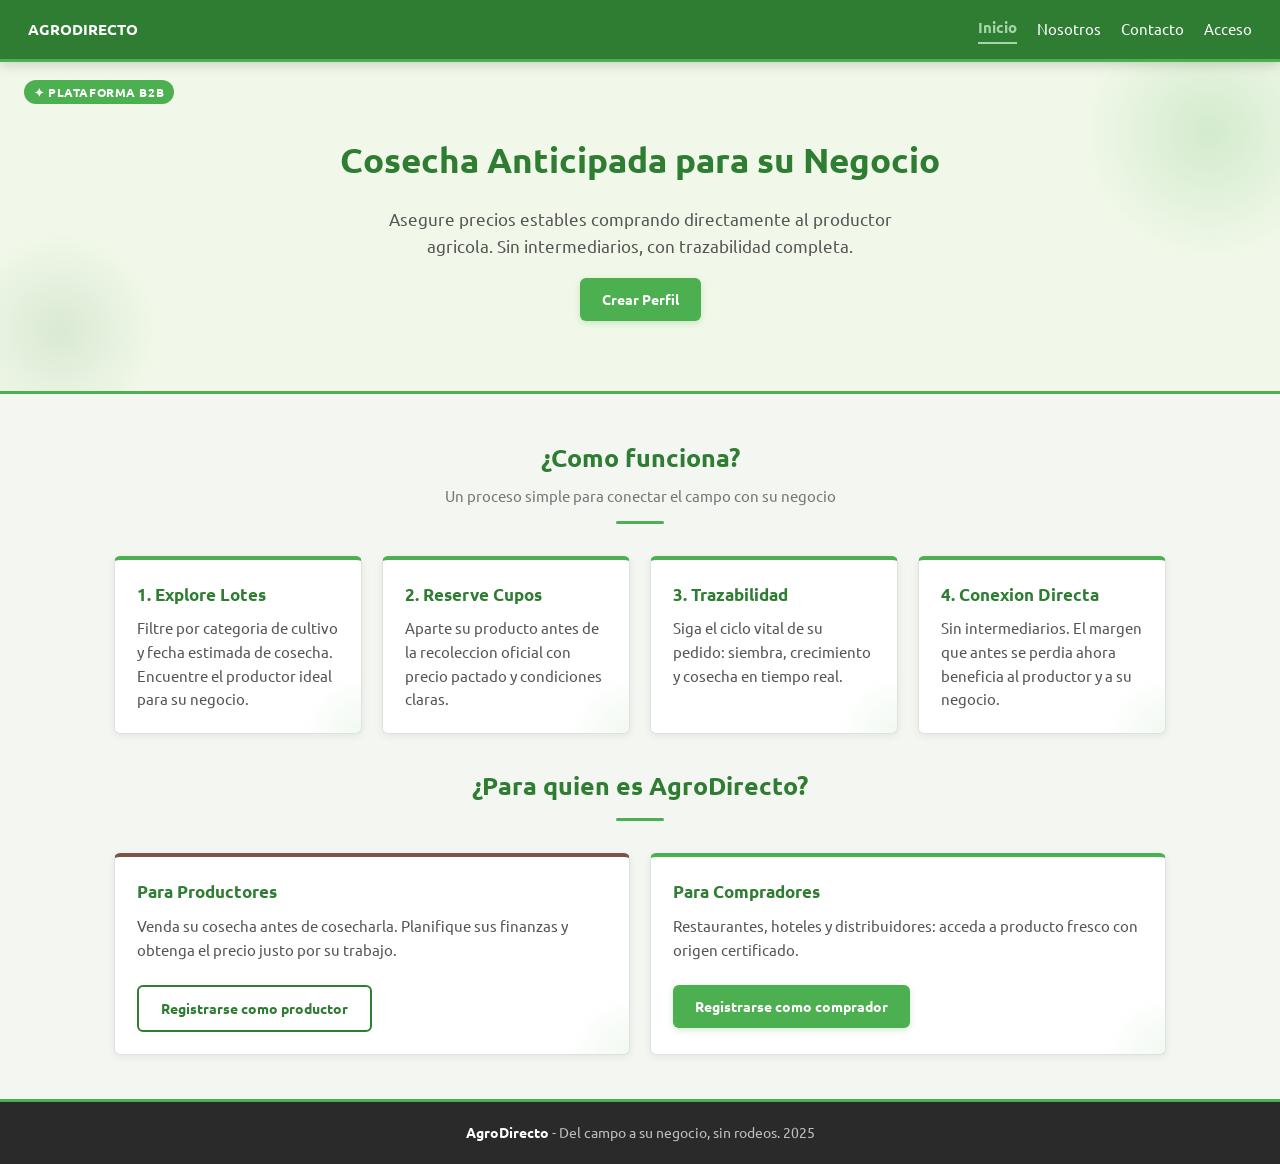
<file: index.html>
<!DOCTYPE html>
<html lang="es">
<head>
    <meta charset="UTF-8">
    <meta name="viewport" content="width=device-width, initial-scale=1.0">
    <link rel="stylesheet" href="estilo.css">
    <title>AgroDirecto - Inicio</title>
    <link rel="preconnect" href="https://fonts.googleapis.com">
    <link rel="preconnect" href="https://fonts.gstatic.com" crossorigin>
    <link href="https://fonts.googleapis.com/css2?family=Arvo:ital,wght@0
    ,400;0,700;1,400;1,700&family=Fjalla+One&family=JetBrains+Mono:ital,wght@0,100
    ..800;1,100..800&family=Libre+Baskerville:ital,wght@0,400..700;1,400..700&family=
    Press+Start+2P&family=Roboto:ital,wght@0,100..900;1,100..900&family=Space+Grotesk
    :wght@300..700&family=Ubuntu:ital,wght@0,300;0,400;0,500;0,700;1,300;1,400;1,500;1,700&display=swap" rel="stylesheet">
</head>
<body>
 
    <!-- NAV STICKY (position: sticky; top: 0; z-index: 1000) -->
    <nav id="navegacion-principal">
        <a href="index.html"><strong>AGRODIRECTO</strong></a>
        <div class="enlaces-nav">
            <a href="index.html" class="nav-activo">Inicio</a>
            <a href="nosotros.html">Nosotros</a>
            <a href="contacto.html">Contacto</a>
            <a href="login.html">Acceso</a>
        </div>
    </nav>

    <!-- HERO (position: relative) con elementos ::before y ::after (position: absolute) -->
    <header id="seccion-hero">
        <!-- Badge decorativo (position: absolute) -->
        <span class="badge-hero">✦ Plataforma B2B</span>
        <h1>Cosecha Anticipada para su Negocio</h1>
        <p>Asegure precios estables comprando directamente al productor agricola. Sin intermediarios, con trazabilidad completa.</p>
        <a href="registro.html" class="boton-accion">Crear Perfil</a>
    </header>

    <main class="contenedor-principal">

        <div class="titulo-seccion">
            <h2>¿Como funciona?</h2>
            <p>Un proceso simple para conectar el campo con su negocio</p>
        </div>

        <div class="cuadricula-tarjetas">
            <div class="tarjeta-info">
                <h3>1. Explore Lotes</h3>
                <p>Filtre por categoria de cultivo y fecha estimada de cosecha. Encuentre el productor ideal para su negocio.</p>
            </div>
            <div class="tarjeta-info">
                <h3>2. Reserve Cupos</h3>
                <p>Aparte su producto antes de la recoleccion oficial con precio pactado y condiciones claras.</p>
            </div>
            <div class="tarjeta-info">
                <h3>3. Trazabilidad</h3>
                <p>Siga el ciclo vital de su pedido: siembra, crecimiento y cosecha en tiempo real.</p>
            </div>
            <div class="tarjeta-info">
                <h3>4. Conexion Directa</h3>
                <p>Sin intermediarios. El margen que antes se perdia ahora beneficia al productor y a su negocio.</p>
            </div>
        </div>

        <div class="titulo-seccion mt-32">
            <h2>¿Para quien es AgroDirecto?</h2>
        </div>

        <div class="cuadricula-tarjetas">
            <div class="tarjeta-info tarjeta-borde-marron tarjeta-flex-300">
                <h3>Para Productores</h3>
                <p>Venda su cosecha antes de cosecharla. Planifique sus finanzas y obtenga el precio justo por su trabajo.</p>
                <div class="mt-16">
                    <a href="registro.html" class="boton-accion boton-secundario">Registrarse como productor</a>
                </div>
            </div>
            <div class="tarjeta-info tarjeta-flex-300">
                <h3>Para Compradores</h3>
                <p>Restaurantes, hoteles y distribuidores: acceda a producto fresco con origen certificado.</p>
                <div class="mt-16">
                    <a href="registro.html" class="boton-accion">Registrarse como comprador</a>
                </div>
            </div>
        </div>

    </main>

    <!-- BOTÓN VOLVER ARRIBA (position: fixed) -->
    <a href="#" id="boton-top" title="Volver arriba">▲</a>

    <footer id="pie-pagina-principal">
        <p><strong>AgroDirecto</strong> - Del campo a su negocio, sin rodeos. 2025</p>
    </footer>

    <script>
        // Mostrar/ocultar botón "volver arriba" según scroll
        const botonTop = document.getElementById('boton-top');
        window.addEventListener('scroll', () => {
            botonTop.classList.toggle('visible', window.scrollY > 200);
        });
        botonTop.addEventListener('click', e => {
            e.preventDefault();
            window.scrollTo({ top: 0, behavior: 'smooth' });
        });
    </script>

</body>
</html>
</file>
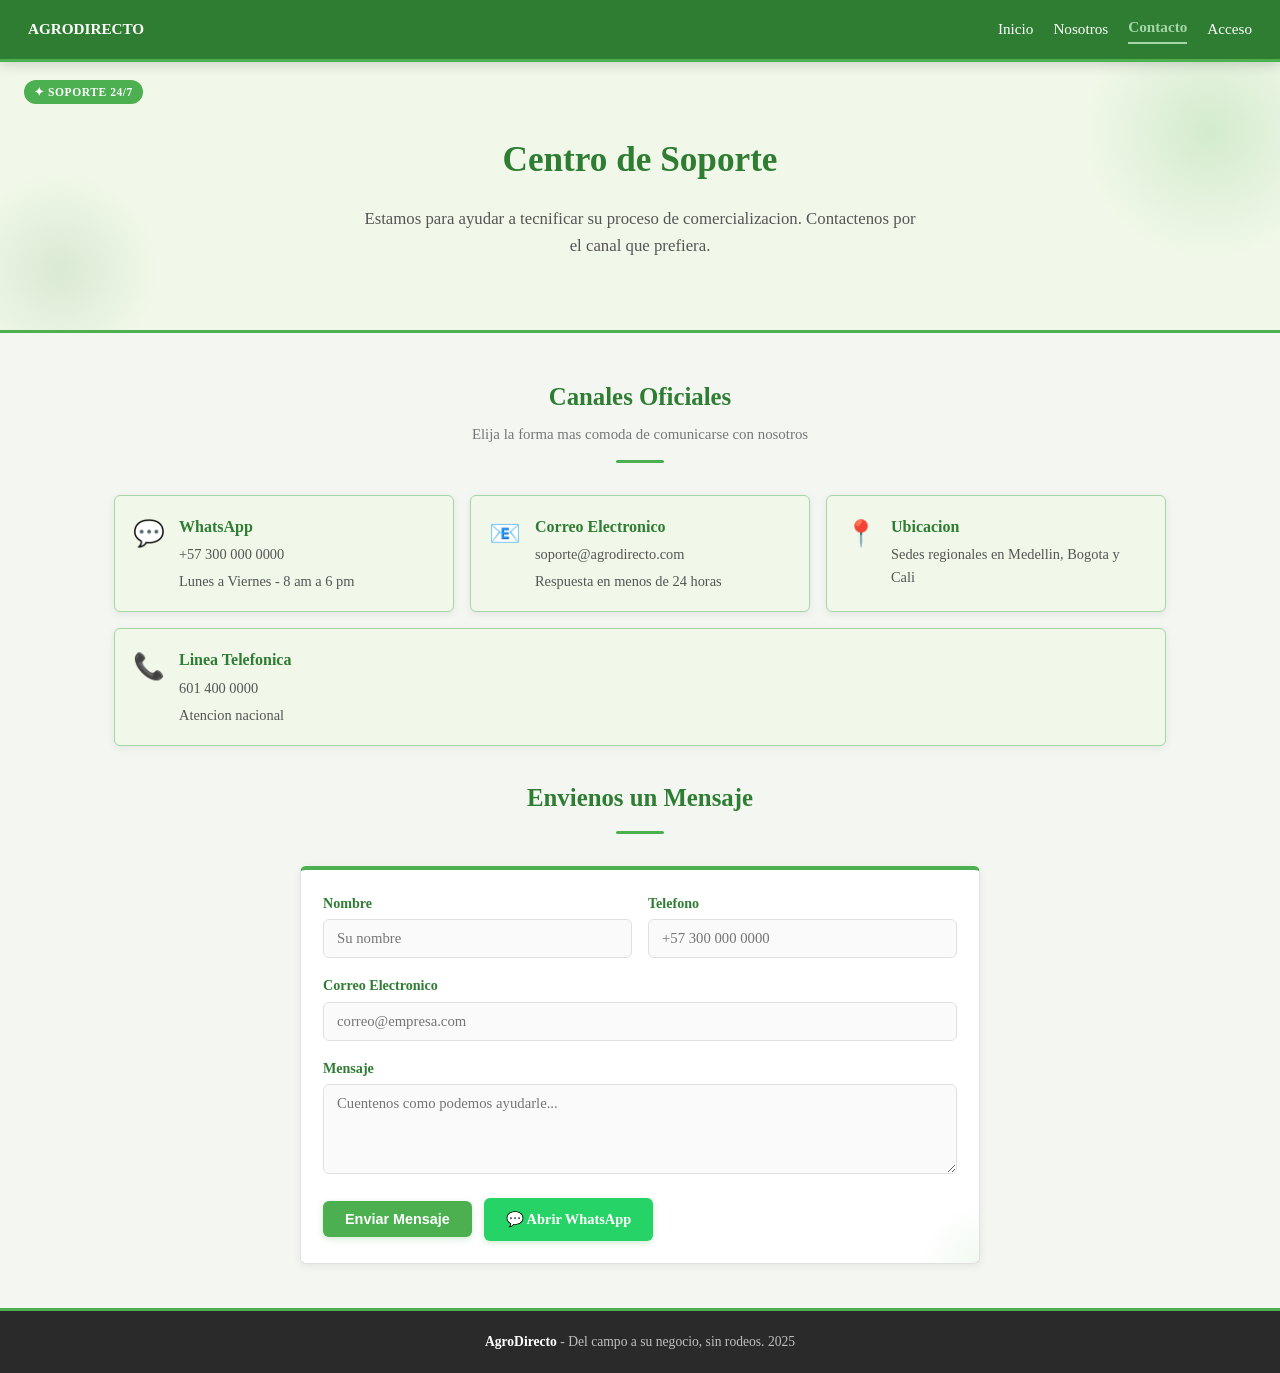
<file: contacto.html>
<!DOCTYPE html>
<html lang="es">
<head>
    <meta charset="UTF-8">
    <meta name="viewport" content="width=device-width, initial-scale=1.0">
    <link rel="stylesheet" href="estilo.css">
    <title>Contacto - AgroDirecto</title>
    <link rel="preconnect" href="https://fonts.googleapis.com">
    <link rel="preconnect" href="https://fonts.gstatic.com" crossorigin>
    <link href="https://fonts.googleapis.com/css2?family=Arvo:ital,wght@0,400;0,700;1,400;1,700&family=Fjalla
    +One&family=JetBrains+Mono:ital,wght@0,100..800;1,100..800&family=Libre+Baskerville:ital,wght@0,400..700;1,400..
    700&family=Press+Start+2P&family=Roboto:ital,wght@0,100..900;1,100..900&family=Space+Grotesk:wght@300..700&family
    =Ubuntu:ital,wght@0,300;0,400;0,500;0,700;1,300;1,400;1,500;1,700&display=swap" rel="stylesheet">
</head>
<body>
 
    <!-- NAV STICKY (position: sticky; top: 0; z-index: 1000) -->
    <nav id="navegacion-principal">
        <a href="index.html"><strong>AGRODIRECTO</strong></a>
        <div class="enlaces-nav">
            <a href="index.html">Inicio</a>
            <a href="nosotros.html">Nosotros</a>
            <a href="contacto.html" class="nav-activo">Contacto</a>
            <a href="login.html">Acceso</a>
        </div>
    </nav>

    <!-- HERO (position: relative) con overlays decorativos (::before, ::after = position: absolute) -->
    <section id="seccion-hero">
        <span class="badge-hero">✦ Soporte 24/7</span>
        <h1>Centro de Soporte</h1>
        <p>Estamos para ayudar a tecnificar su proceso de comercializacion. Contactenos por el canal que prefiera.</p>
    </section>

    <main class="contenedor-principal">

        <div class="titulo-seccion">
            <h2>Canales Oficiales</h2>
            <p>Elija la forma mas comoda de comunicarse con nosotros</p>
        </div>

        <!-- Tarjetas de contacto (position: relative; con hover effects) -->
        <div class="cuadricula-contacto">
            <div class="elemento-contacto">
                <span class="icono-contacto">💬</span>
                <div>
                    <h4>WhatsApp</h4>
                    <p><a href="https://wa.me/573000000000">+57 300 000 0000</a></p>
                    <p>Lunes a Viernes - 8 am a 6 pm</p>
                </div>
            </div>
            <div class="elemento-contacto">
                <span class="icono-contacto">📧</span>
                <div>
                    <h4>Correo Electronico</h4>
                    <p><a href="mailto:soporte@agrodirecto.com">soporte@agrodirecto.com</a></p>
                    <p>Respuesta en menos de 24 horas</p>
                </div>
            </div>
            <div class="elemento-contacto">
                <span class="icono-contacto">📍</span>
                <div>
                    <h4>Ubicacion</h4>
                    <p>Sedes regionales en Medellin, Bogota y Cali</p>
                </div>
            </div>
            <div class="elemento-contacto">
                <span class="icono-contacto">📞</span>
                <div>
                    <h4>Linea Telefonica</h4>
                    <p><a href="tel:+576014000000">601 400 0000</a></p>
                    <p>Atencion nacional</p>
                </div>
            </div>
        </div>

        <div class="titulo-seccion mt-32">
            <h2>Envienos un Mensaje</h2>
        </div>

        <!-- Formulario de contacto (tarjeta con position: relative y ::before como acento) -->
        <div class="tarjeta-info tarjeta-completa">
            <form>
                <div class="fila-formulario">
                    <div class="grupo-formulario">
                        <label>Nombre</label>
                        <input type="text" class="campo-formulario" placeholder="Su nombre">
                    </div>
                    <div class="grupo-formulario">
                        <label>Telefono</label>
                        <input type="tel" class="campo-formulario" placeholder="+57 300 000 0000">
                    </div>
                </div>
                <div class="grupo-formulario">
                    <label>Correo Electronico</label>
                    <input type="email" class="campo-formulario" placeholder="correo@empresa.com">
                </div>
                <div class="grupo-formulario">
                    <label>Mensaje</label>
                    <textarea class="campo-formulario textarea-formulario" rows="4" placeholder="Cuentenos como podemos ayudarle..."></textarea>
                </div>
                <div class="acciones-formulario">
                    <button type="submit" class="boton-accion">Enviar Mensaje</button>
                    <a href="https://wa.me/573000000000" class="boton-accion boton-whatsapp">💬 Abrir WhatsApp</a>
                </div>
            </form>
        </div>

    </main>

    <!-- BOTÓN VOLVER ARRIBA (position: fixed) -->
    <a href="#" id="boton-top" title="Volver arriba">▲</a>

    <footer id="pie-pagina-principal">
        <p><strong>AgroDirecto</strong> - Del campo a su negocio, sin rodeos. 2025</p>
    </footer>

    <script>
        const botonTop = document.getElementById('boton-top');
        window.addEventListener('scroll', () => {
            botonTop.classList.toggle('visible', window.scrollY > 200);
        });
        botonTop.addEventListener('click', e => {
            e.preventDefault();
            window.scrollTo({ top: 0, behavior: 'smooth' });
        });
    </script>

</body>
</html>
</file>
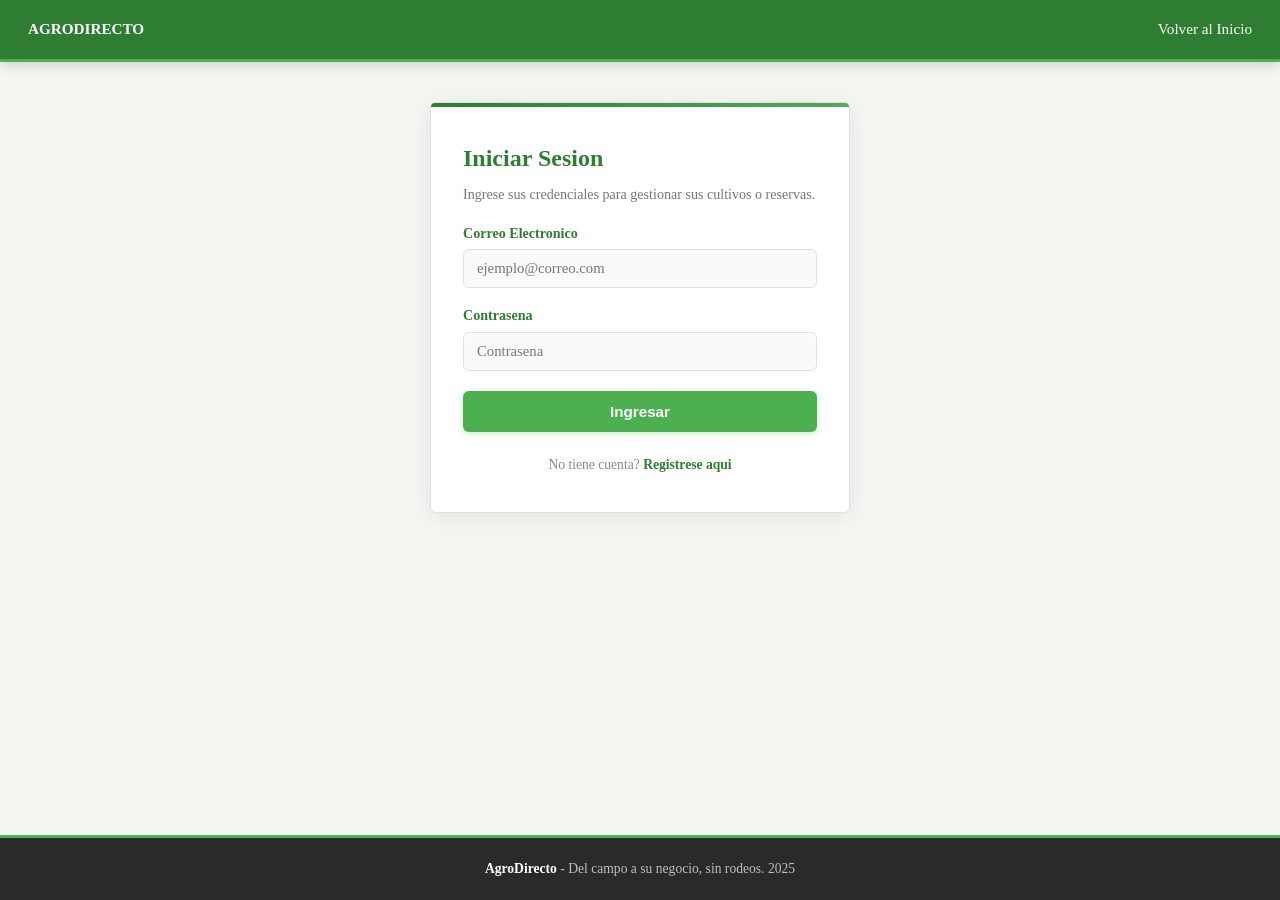
<file: login.html>
<!DOCTYPE html>
<html lang="es">
<head>
    <meta charset="UTF-8">
    <meta name="viewport" content="width=device-width, initial-scale=1.0">
    <link rel="stylesheet" href="estilo.css">
    <title>Acceso - AgroDirecto</title>
</head>
<body>
 
    <!-- NAV STICKY (position: sticky; top: 0; z-index: 1000) -->
    <nav id="navegacion-principal">
        <a href="index.html"><strong>AGRODIRECTO</strong></a>
        <div class="enlaces-nav">
            <a href="index.html">Volver al Inicio</a>
        </div>
    </nav>

    <!-- Formulario: .contenedor-formulario tiene position: relative
         con ::before como barra de color (position: absolute) -->
    <main class="contenedor-formulario">
        <h2>Iniciar Sesion</h2>
        <p>Ingrese sus credenciales para gestionar sus cultivos o reservas.</p>

        <form action="panel.html">
            <div class="grupo-formulario">
                <label for="correo">Correo Electronico</label>
                <input type="email" id="correo" class="campo-formulario" placeholder="ejemplo@correo.com">
            </div>
            <div class="grupo-formulario">
                <label for="clave">Contrasena</label>
                <input type="password" id="clave" class="campo-formulario" placeholder="Contrasena">
            </div>
            <div class="accion-formulario">
                <button type="submit" class="boton-accion">Ingresar</button>
            </div>
        </form>

        <div class="pie-formulario">
            No tiene cuenta? <a href="registro.html">Registrese aqui</a>
        </div>
    </main>

    <footer id="pie-pagina-principal">
        <p><strong>AgroDirecto</strong> - Del campo a su negocio, sin rodeos. 2025</p>
    </footer>

</body>
</html>
</file>
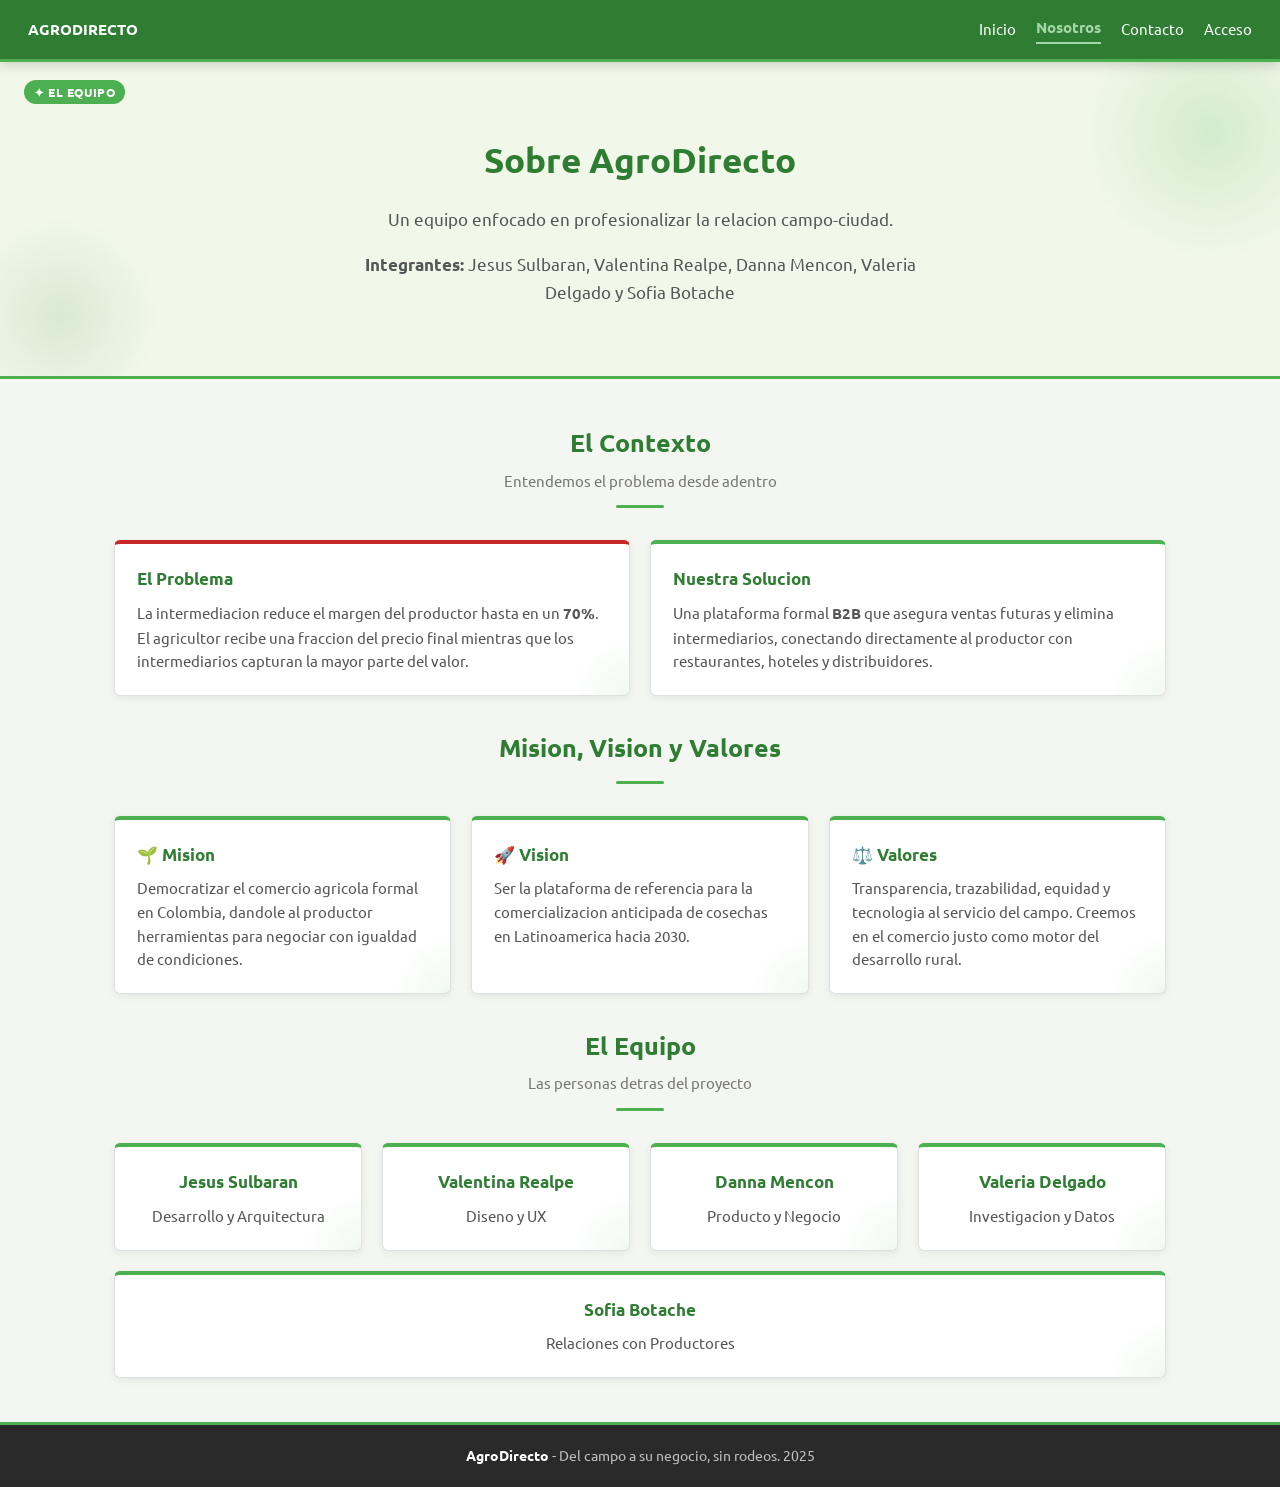
<file: nosotros.html>
<!DOCTYPE html>
<html lang="es">
<head>
    <meta charset="UTF-8">
    <meta name="viewport" content="width=device-width, initial-scale=1.0">
    <link rel="stylesheet" href="estilo.css">
    <title>Nosotros - AgroDirecto</title>
    <link rel="preconnect" href="https://fonts.googleapis.com">
    <link rel="preconnect" href="https://fonts.gstatic.com" crossorigin>
    <link href="https://fonts.googleapis.com/css2?family=Arvo:ital,wght@0
    ,400;0,700;1,400;1,700&family=Fjalla+One&family=JetBrains+Mono:ital
    ,wght@0,100..800;1,100..800&family=Libre+Baskerville:ital,wght@0,400
    ..700;1,400..700&family=Press+Start+2P&family=Roboto:ital,wght@0,100..
    900;1,100..900&family=Space+Grotesk:wght@300..700&family=Ubuntu:ital,
    wght@0,300;0,400;0,500;0,700;1,300;1,400;1,500;1,700&display=swap" rel="stylesheet">
</head>
<body>
 
    <!-- NAV STICKY (position: sticky; top: 0; z-index: 1000) -->
    <nav id="navegacion-principal">
        <a href="index.html"><strong>AGRODIRECTO</strong></a>
        <div class="enlaces-nav">
            <a href="index.html">Inicio</a>
            <a href="nosotros.html" class="nav-activo">Nosotros</a>
            <a href="contacto.html">Contacto</a>
            <a href="login.html">Acceso</a>
        </div>
    </nav>

    <!-- HERO (position: relative) con overlays decorativos (position: absolute via ::before/::after) -->
    <section id="seccion-hero">
        <span class="badge-hero">✦ El Equipo</span>
        <h1>Sobre AgroDirecto</h1>
        <p>Un equipo enfocado en profesionalizar la relacion campo-ciudad.</p>
        <p><strong>Integrantes:</strong> Jesus Sulbaran, Valentina Realpe, Danna Mencon, Valeria Delgado y Sofia Botache</p>
    </section>

    <main class="contenedor-principal">

        <div class="titulo-seccion">
            <h2>El Contexto</h2>
            <p>Entendemos el problema desde adentro</p>
        </div>

        <div class="cuadricula-tarjetas">
            <div class="tarjeta-info tarjeta-borde-rojo tarjeta-flex-300">
                <h3>El Problema</h3>
                <p>La intermediacion reduce el margen del productor hasta en un <strong>70%</strong>. El agricultor recibe una fraccion del precio final mientras que los intermediarios capturan la mayor parte del valor.</p>
            </div>
            <div class="tarjeta-info tarjeta-flex-300">
                <h3>Nuestra Solucion</h3>
                <p>Una plataforma formal <strong>B2B</strong> que asegura ventas futuras y elimina intermediarios, conectando directamente al productor con restaurantes, hoteles y distribuidores.</p>
            </div>
        </div>

        <div class="titulo-seccion mt-32">
            <h2>Mision, Vision y Valores</h2>
        </div>

        <div class="cuadricula-tarjetas">
            <div class="tarjeta-info">
                <h3>🌱 Mision</h3>
                <p>Democratizar el comercio agricola formal en Colombia, dandole al productor herramientas para negociar con igualdad de condiciones.</p>
            </div>
            <div class="tarjeta-info">
                <h3>🚀 Vision</h3>
                <p>Ser la plataforma de referencia para la comercializacion anticipada de cosechas en Latinoamerica hacia 2030.</p>
            </div>
            <div class="tarjeta-info">
                <h3>⚖️ Valores</h3>
                <p>Transparencia, trazabilidad, equidad y tecnologia al servicio del campo. Creemos en el comercio justo como motor del desarrollo rural.</p>
            </div>
        </div>

        <div class="titulo-seccion mt-32">
            <h2>El Equipo</h2>
            <p>Las personas detras del proyecto</p>
        </div>

        <div class="cuadricula-tarjetas">
            <div class="tarjeta-info texto-centro tarjeta-flex-180">
                <h3>Jesus Sulbaran</h3>
                <p>Desarrollo y Arquitectura</p>
            </div>
            <div class="tarjeta-info texto-centro tarjeta-flex-180">
                <h3>Valentina Realpe</h3>
                <p>Diseno y UX</p>
            </div>
            <div class="tarjeta-info texto-centro tarjeta-flex-180">
                <h3>Danna Mencon</h3>
                <p>Producto y Negocio</p>
            </div>
            <div class="tarjeta-info texto-centro tarjeta-flex-180">
                <h3>Valeria Delgado</h3>
                <p>Investigacion y Datos</p>
            </div>
            <div class="tarjeta-info texto-centro tarjeta-flex-180">
                <h3>Sofia Botache</h3>
                <p>Relaciones con Productores</p>
            </div>
        </div>

    </main>

    <!-- BOTÓN VOLVER ARRIBA (position: fixed) -->
    <a href="#" id="boton-top" title="Volver arriba">▲</a>

    <footer id="pie-pagina-principal">
        <p><strong>AgroDirecto</strong> - Del campo a su negocio, sin rodeos. 2025</p>
    </footer>

    <script>
        const botonTop = document.getElementById('boton-top');
        window.addEventListener('scroll', () => {
            botonTop.classList.toggle('visible', window.scrollY > 200);
        });
        botonTop.addEventListener('click', e => {
            e.preventDefault();
            window.scrollTo({ top: 0, behavior: 'smooth' });
        });
    </script>

</body>
</html>
</file>
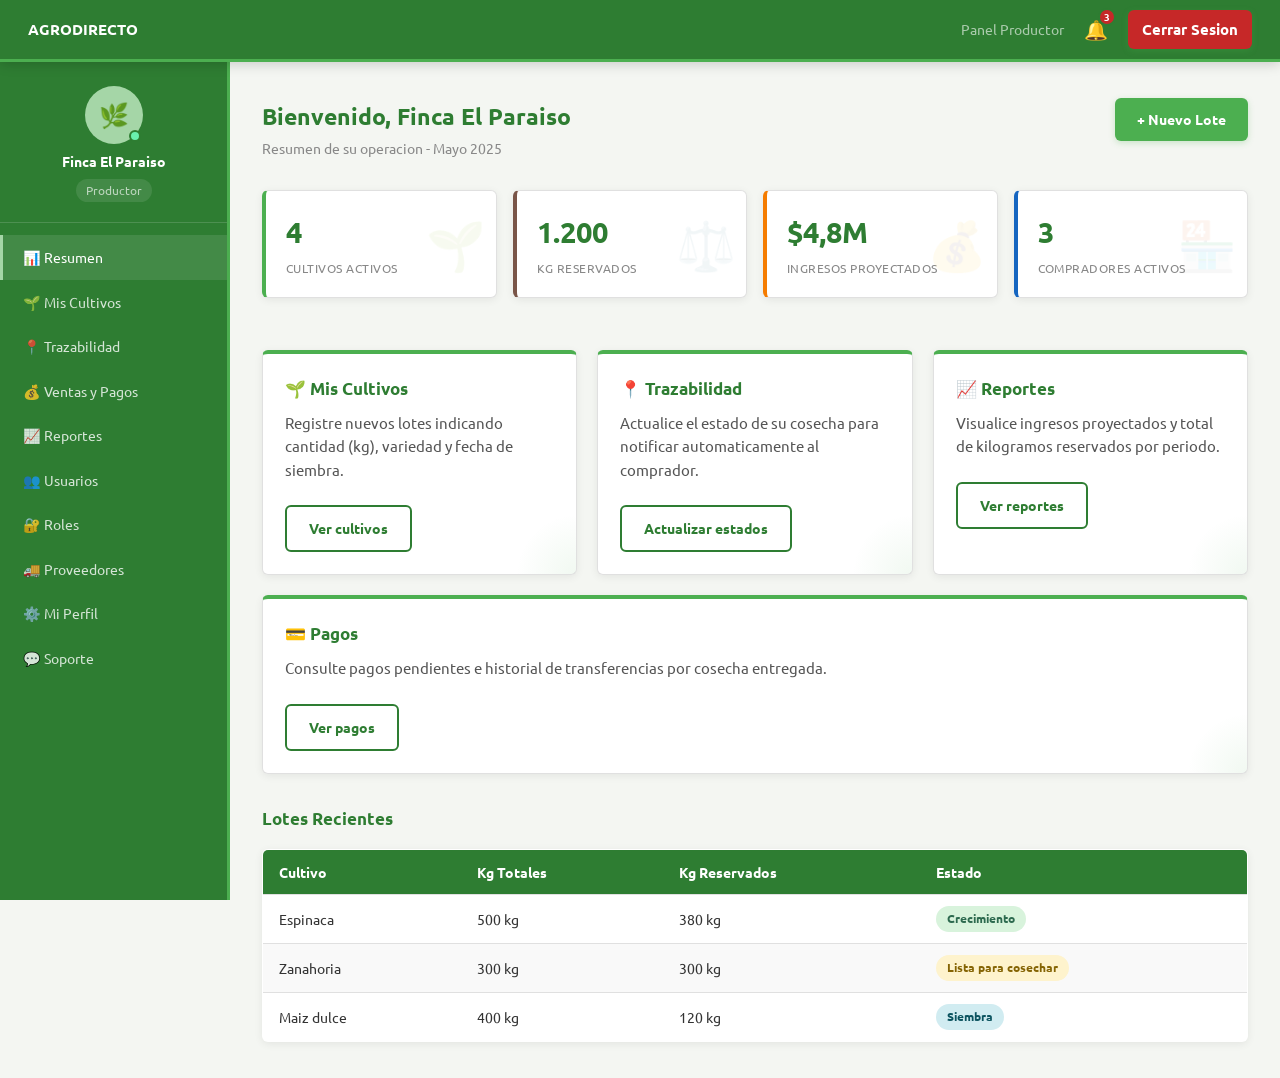
<file: panel.html>
<!DOCTYPE html>
<html lang="es">
<head>
    <meta charset="UTF-8">
    <meta name="viewport" content="width=device-width, initial-scale=1.0">
    <link rel="stylesheet" href="estilo.css">
    <title>Panel Productor - AgroDirecto</title>
    <link rel="preconnect" href="https://fonts.googleapis.com">
    <link rel="preconnect" href="https://fonts.gstatic.com" crossorigin>
    <link href="https://fonts.googleapis.com/css2?family=Arvo:ital,wght@0
    ,400;0,700;1,400;1,700&family=Fjalla+One&family=JetBrains+Mono:ital,
    wght@0,100..800;1,100..800&family=Libre+Baskerville:ital,wght@0,400
    ..700;1,400..700&family=Press+Start+2P&family=Roboto:ital,wght@0,100
    ..900;1,100..900&family=Space+Grotesk:wght@300..700&family=Ubuntu:ital
    ,wght@0,300;0,400;0,500;0,700;1,300;1,400;1,500;1,700&display=swap" rel="stylesheet">
</head>
<body> 

    <!-- NAV STICKY (position: sticky; top: 0; z-index: 1000) -->
    <nav id="navegacion-principal">
        <a href="index.html"><strong>AGRODIRECTO</strong></a>
        <div class="enlaces-nav">
            <span class="rol-nav">Panel Productor</span>
            <!-- Campana con badge de notificaciones (position: relative + absolute) -->
            <div class="campana-wrapper con-tooltip">
                <span style="font-size:1.2rem; color:white; cursor:pointer;">🔔</span>
                <span class="campana-badge">3</span>
                <span class="tooltip-texto">3 notificaciones nuevas</span>
            </div>
            <a href="index.html" class="boton-accion boton-salir">Cerrar Sesion</a>
        </div>
    </nav>

    <div class="diseno-panel">

        <!-- BARRA LATERAL STICKY (position: sticky; top: var(--nav-height)) -->
        <aside class="barra-lateral">
            <div class="perfil-barra">
                <!-- Avatar con punto "en linea" (position: relative + ::after absolute) -->
                <div class="avatar-barra">🌿</div>
                <h4>Finca El Paraiso</h4>
                <span>Productor</span>
            </div>
            <nav class="nav-barra">
                <a href="#" class="activo">📊 Resumen</a>
                <a href="#">🌱 Mis Cultivos</a>
                <a href="#">📍 Trazabilidad</a>
                <a href="#">💰 Ventas y Pagos</a>
                <a href="#">📈 Reportes</a>
                <a href="usuarios.html">👥 Usuarios</a>
                <a href="roles.html">🔐 Roles</a>
                <a href="proveedores.html">🚚 Proveedores</a>
                <a href="#">⚙️ Mi Perfil</a>
                <a href="contacto.html">💬 Soporte</a>
            </nav>
        </aside>

        <div class="contenido-panel">

            <div class="encabezado-panel">
                <div>
                    <h2>Bienvenido, Finca El Paraiso</h2>
                    <p>Resumen de su operacion - Mayo 2025</p>
                </div>
                <a href="#" class="boton-accion">+ Nuevo Lote</a>
            </div>

            <!-- Tarjetas de estadística (position: relative con ::before decorativo absoluto) -->
            <div class="fila-estadisticas">
                <div class="tarjeta-estadistica" data-icono="🌱">
                    <div class="valor-estadistica">4</div>
                    <div class="etiqueta-estadistica">Cultivos Activos</div>
                </div>
                <div class="tarjeta-estadistica estadistica-marron" data-icono="⚖️">
                    <div class="valor-estadistica">1.200</div>
                    <div class="etiqueta-estadistica">Kg Reservados</div>
                </div>
                <div class="tarjeta-estadistica estadistica-naranja" data-icono="💰">
                    <div class="valor-estadistica">$4,8M</div>
                    <div class="etiqueta-estadistica">Ingresos Proyectados</div>
                </div>
                <div class="tarjeta-estadistica estadistica-azul" data-icono="🏪">
                    <div class="valor-estadistica">3</div>
                    <div class="etiqueta-estadistica">Compradores Activos</div>
                </div>
            </div>

            <div class="cuadricula-tarjetas">
                <div class="tarjeta-info">
                    <h3>🌱 Mis Cultivos</h3>
                    <p>Registre nuevos lotes indicando cantidad (kg), variedad y fecha de siembra.</p>
                    <div class="mt-16">
                        <a href="#" class="boton-accion boton-secundario">Ver cultivos</a>
                    </div>
                </div>
                <div class="tarjeta-info">
                    <h3>📍 Trazabilidad</h3>
                    <p>Actualice el estado de su cosecha para notificar automaticamente al comprador.</p>
                    <div class="mt-16">
                        <a href="#" class="boton-accion boton-secundario">Actualizar estados</a>
                    </div>
                </div>
                <div class="tarjeta-info">
                    <h3>📈 Reportes</h3>
                    <p>Visualice ingresos proyectados y total de kilogramos reservados por periodo.</p>
                    <div class="mt-16">
                        <a href="#" class="boton-accion boton-secundario">Ver reportes</a>
                    </div>
                </div>
                <div class="tarjeta-info">
                    <h3>💳 Pagos</h3>
                    <p>Consulte pagos pendientes e historial de transferencias por cosecha entregada.</p>
                    <div class="mt-16">
                        <a href="#" class="boton-accion boton-secundario">Ver pagos</a>
                    </div>
                </div>
            </div>

            <div class="mt-32">
                <h3 class="titulo-seccion-panel">Lotes Recientes</h3>
                <table class="tabla-panel">
                    <thead>
                        <tr>
                            <th>Cultivo</th>
                            <th>Kg Totales</th>
                            <th>Kg Reservados</th>
                            <th>Estado</th>
                        </tr>
                    </thead>
                    <tbody>
                        <tr>
                            <td>Espinaca</td>
                            <td>500 kg</td>
                            <td>380 kg</td>
                            <td><span class="etiqueta etiqueta-verde">Crecimiento</span></td>
                        </tr>
                        <tr>
                            <td>Zanahoria</td>
                            <td>300 kg</td>
                            <td>300 kg</td>
                            <td><span class="etiqueta etiqueta-amarillo">Lista para cosechar</span></td>
                        </tr>
                        <tr>
                            <td>Maiz dulce</td>
                            <td>400 kg</td>
                            <td>120 kg</td>
                            <td><span class="etiqueta etiqueta-azul">Siembra</span></td>
                        </tr>
                    </tbody>
                </table>
            </div>

        </div>
    </div>

    <!-- BOTÓN VOLVER ARRIBA (position: fixed) -->
    <a href="#" id="boton-top" title="Volver arriba">▲</a>

    <script>
        const botonTop = document.getElementById('boton-top');
        window.addEventListener('scroll', () => {
            botonTop.classList.toggle('visible', window.scrollY > 200);
        });
        botonTop.addEventListener('click', e => {
            e.preventDefault();
            window.scrollTo({ top: 0, behavior: 'smooth' });
        });
    </script>

</body>
</html>
</file>
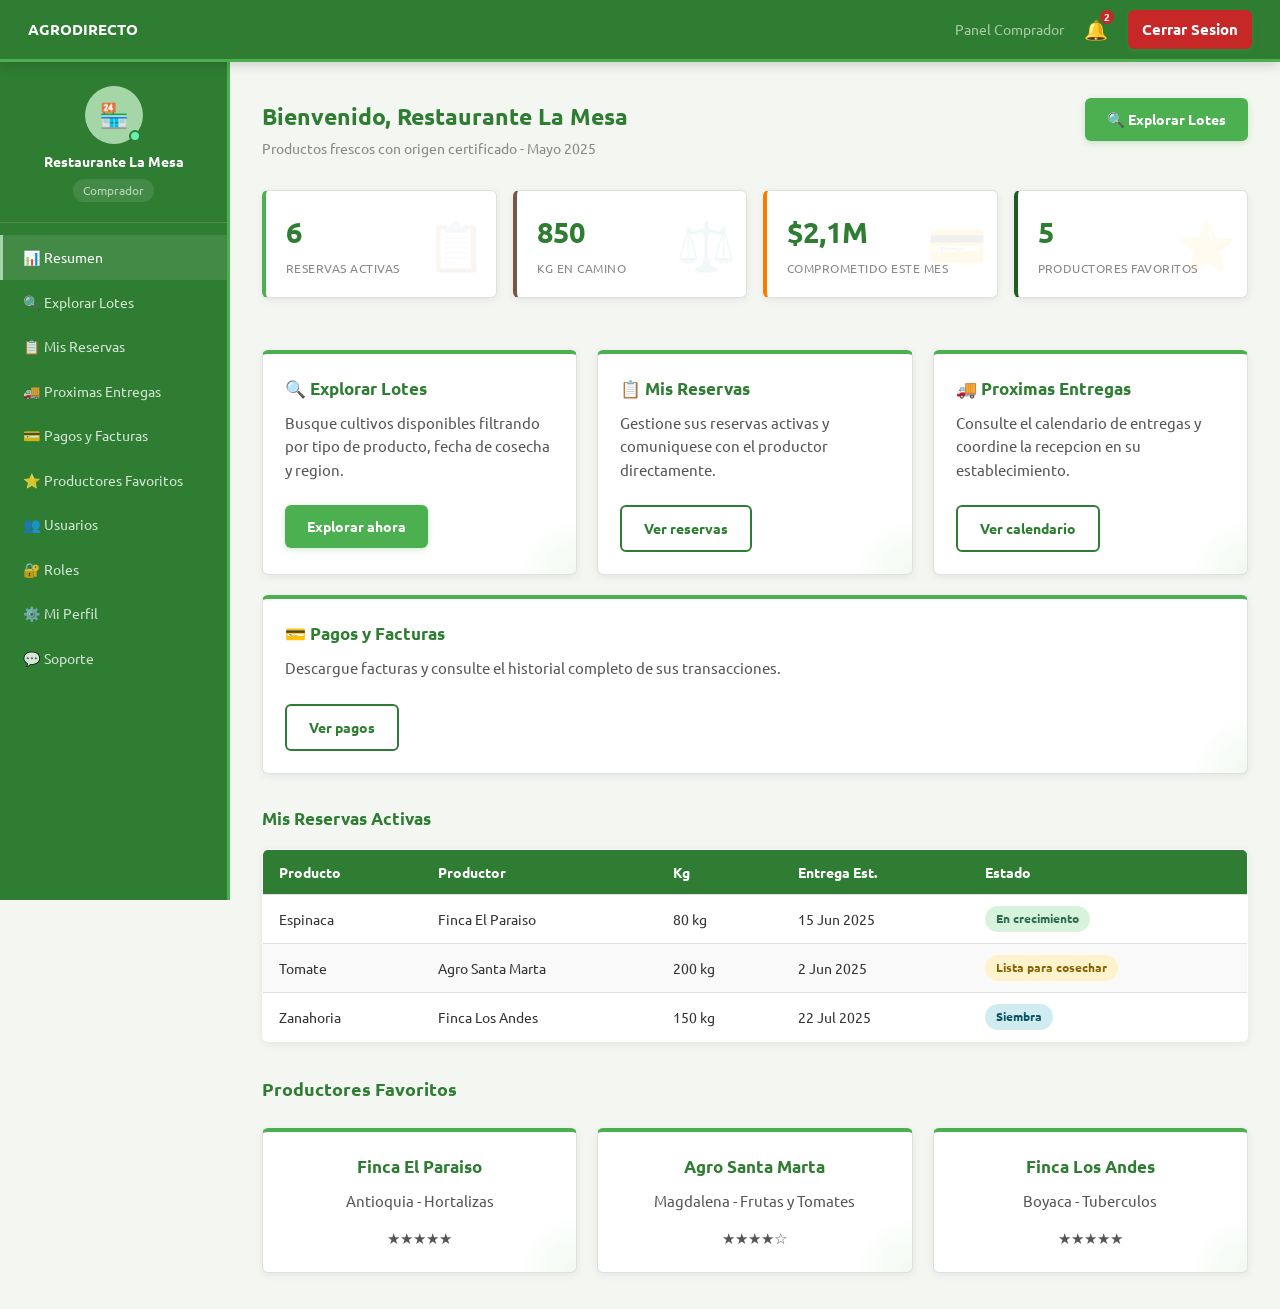
<file: panel_cliente.html>
<!DOCTYPE html>
<html lang="es">
<head>
    <meta charset="UTF-8">
    <meta name="viewport" content="width=device-width, initial-scale=1.0">
    <link rel="stylesheet" href="estilo.css">
    <title>Panel Cliente - AgroDirecto</title>
    <link rel="preconnect" href="https://fonts.googleapis.com">
    <link rel="preconnect" href="https://fonts.gstatic.com" crossorigin>
    <link href="https://fonts.googleapis.com/css2?family=Arvo:ital,wght@0
    ,400;0,700;1,400;1,700&family=Fjalla+One&family=JetBrains+Mono:ital
    ,wght@0,100..800;1,100..800&family=Libre+Baskerville:ital,wght@0,400
    ..700;1,400..700&family=Press+Start+2P&family=Roboto:ital,wght@0
    ,100..900;1,100..900&family=Space+Grotesk:wght@300..700&family=Ubuntu
    :ital,wght@0,300;0,400;0,500;0,700;1,300;1,400;1,500;1,700&display=swap" rel="stylesheet">
</head>
<body>
 
    <!-- NAV STICKY (position: sticky; top: 0; z-index: 1000) -->
    <nav id="navegacion-principal">
        <a href="index.html"><strong>AGRODIRECTO</strong></a>
        <div class="enlaces-nav">
            <span class="rol-nav">Panel Comprador</span>
            <!-- Campana con badge (position: absolute sobre relative) -->
            <div class="campana-wrapper con-tooltip">
                <span style="font-size:1.2rem; color:white; cursor:pointer;">🔔</span>
                <span class="campana-badge">2</span>
                <span class="tooltip-texto">2 notificaciones nuevas</span>
            </div>
            <a href="index.html" class="boton-accion boton-salir">Cerrar Sesion</a>
        </div>
    </nav>

    <div class="diseno-panel">

        <!-- BARRA LATERAL STICKY (position: sticky; top: var(--nav-height)) -->
        <aside class="barra-lateral">
            <div class="perfil-barra">
                <!-- Avatar con indicador online (position: absolute en ::after) -->
                <div class="avatar-barra">🏪</div>
                <h4>Restaurante La Mesa</h4>
                <span>Comprador</span>
            </div>
            <nav class="nav-barra">
                <a href="#" class="activo">📊 Resumen</a>
                <a href="#">🔍 Explorar Lotes</a>
                <a href="#">📋 Mis Reservas</a>
                <a href="#">🚚 Proximas Entregas</a>
                <a href="#">💳 Pagos y Facturas</a>
                <a href="#">⭐ Productores Favoritos</a>
                <a href="usuarios.html">👥 Usuarios</a>
                <a href="roles.html">🔐 Roles</a>
                <a href="#">⚙️ Mi Perfil</a>
                <a href="contacto.html">💬 Soporte</a>
            </nav>
        </aside>

        <div class="contenido-panel">

            <div class="encabezado-panel">
                <div>
                    <h2>Bienvenido, Restaurante La Mesa</h2>
                    <p>Productos frescos con origen certificado - Mayo 2025</p>
                </div>
                <a href="#" class="boton-accion">🔍 Explorar Lotes</a>
            </div>

            <!-- Tarjetas estadísticas con ícono decorativo (position: absolute via ::before) -->
            <div class="fila-estadisticas">
                <div class="tarjeta-estadistica" data-icono="📋">
                    <div class="valor-estadistica">6</div>
                    <div class="etiqueta-estadistica">Reservas Activas</div>
                </div>
                <div class="tarjeta-estadistica estadistica-marron" data-icono="⚖️">
                    <div class="valor-estadistica">850</div>
                    <div class="etiqueta-estadistica">Kg en Camino</div>
                </div>
                <div class="tarjeta-estadistica estadistica-naranja" data-icono="💳">
                    <div class="valor-estadistica">$2,1M</div>
                    <div class="etiqueta-estadistica">Comprometido este mes</div>
                </div>
                <div class="tarjeta-estadistica estadistica-verde" data-icono="⭐">
                    <div class="valor-estadistica">5</div>
                    <div class="etiqueta-estadistica">Productores Favoritos</div>
                </div>
            </div>

            <div class="cuadricula-tarjetas">
                <div class="tarjeta-info">
                    <h3>🔍 Explorar Lotes</h3>
                    <p>Busque cultivos disponibles filtrando por tipo de producto, fecha de cosecha y region.</p>
                    <div class="mt-16">
                        <a href="#" class="boton-accion">Explorar ahora</a>
                    </div>
                </div>
                <div class="tarjeta-info">
                    <h3>📋 Mis Reservas</h3>
                    <p>Gestione sus reservas activas y comuniquese con el productor directamente.</p>
                    <div class="mt-16">
                        <a href="#" class="boton-accion boton-secundario">Ver reservas</a>
                    </div>
                </div>
                <div class="tarjeta-info">
                    <h3>🚚 Proximas Entregas</h3>
                    <p>Consulte el calendario de entregas y coordine la recepcion en su establecimiento.</p>
                    <div class="mt-16">
                        <a href="#" class="boton-accion boton-secundario">Ver calendario</a>
                    </div>
                </div>
                <div class="tarjeta-info">
                    <h3>💳 Pagos y Facturas</h3>
                    <p>Descargue facturas y consulte el historial completo de sus transacciones.</p>
                    <div class="mt-16">
                        <a href="#" class="boton-accion boton-secundario">Ver pagos</a>
                    </div>
                </div>
            </div>

            <div class="mt-32">
                <h3 class="titulo-seccion-panel">Mis Reservas Activas</h3>
                <table class="tabla-panel">
                    <thead>
                        <tr>
                            <th>Producto</th>
                            <th>Productor</th>
                            <th>Kg</th>
                            <th>Entrega Est.</th>
                            <th>Estado</th>
                        </tr>
                    </thead>
                    <tbody>
                        <tr>
                            <td>Espinaca</td>
                            <td>Finca El Paraiso</td>
                            <td>80 kg</td>
                            <td>15 Jun 2025</td>
                            <td><span class="etiqueta etiqueta-verde">En crecimiento</span></td>
                        </tr>
                        <tr>
                            <td>Tomate</td>
                            <td>Agro Santa Marta</td>
                            <td>200 kg</td>
                            <td>2 Jun 2025</td>
                            <td><span class="etiqueta etiqueta-amarillo">Lista para cosechar</span></td>
                        </tr>
                        <tr>
                            <td>Zanahoria</td>
                            <td>Finca Los Andes</td>
                            <td>150 kg</td>
                            <td>22 Jul 2025</td>
                            <td><span class="etiqueta etiqueta-azul">Siembra</span></td>
                        </tr>
                    </tbody>
                </table>
            </div>

            <div class="mt-32">
                <h3 class="titulo-seccion-panel-grande">Productores Favoritos</h3>
                <div class="cuadricula-tarjetas">
                    <div class="tarjeta-info texto-centro tarjeta-flex-200">
                        <h3>Finca El Paraiso</h3>
                        <p>Antioquia - Hortalizas</p>
                        <p class="puntuacion-estrellas">★★★★★</p>
                    </div>
                    <div class="tarjeta-info texto-centro tarjeta-flex-200">
                        <h3>Agro Santa Marta</h3>
                        <p>Magdalena - Frutas y Tomates</p>
                        <p class="puntuacion-estrellas">★★★★☆</p>
                    </div>
                    <div class="tarjeta-info texto-centro tarjeta-flex-200">
                        <h3>Finca Los Andes</h3>
                        <p>Boyaca - Tuberculos</p>
                        <p class="puntuacion-estrellas">★★★★★</p>
                    </div>
                </div>
            </div>

        </div>
    </div>

    <!-- BOTÓN VOLVER ARRIBA (position: fixed) -->
    <a href="#" id="boton-top" title="Volver arriba">▲</a>

    <script>
        const botonTop = document.getElementById('boton-top');
        window.addEventListener('scroll', () => {
            botonTop.classList.toggle('visible', window.scrollY > 200);
        });
        botonTop.addEventListener('click', e => {
            e.preventDefault();
            window.scrollTo({ top: 0, behavior: 'smooth' });
        });
    </script>

</body>
</html>
</file>
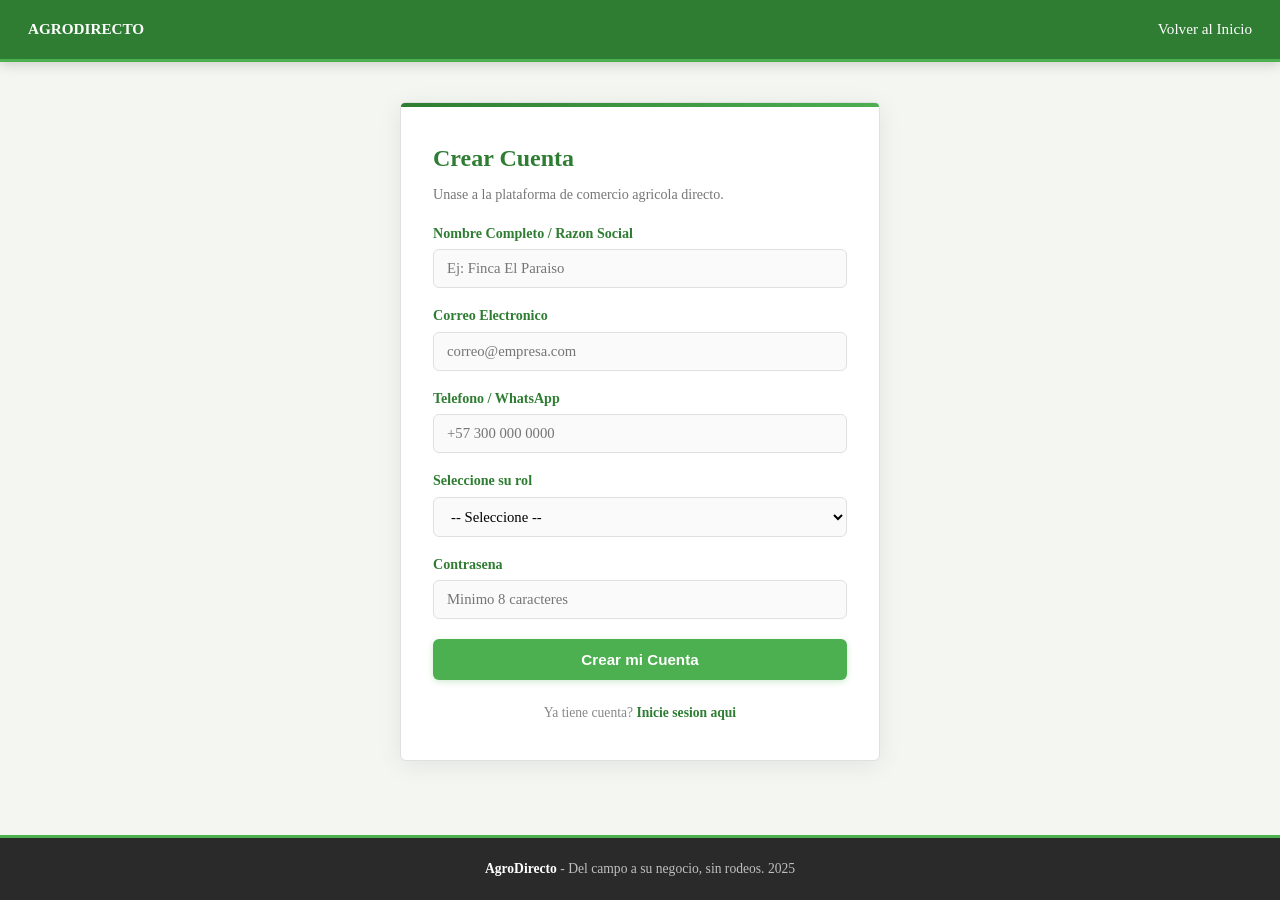
<file: registro.html>
<!DOCTYPE html>
<html lang="es">
<head>
    <meta charset="UTF-8">
    <meta name="viewport" content="width=device-width, initial-scale=1.0">
    <link rel="stylesheet" href="estilo.css">
    <title>Registro - AgroDirecto</title>
</head>
<body>
 
    <!-- NAV STICKY (position: sticky; top: 0; z-index: 1000) -->
    <nav id="navegacion-principal">
        <a href="index.html"><strong>AGRODIRECTO</strong></a>
        <div class="enlaces-nav">
            <a href="index.html">Volver al Inicio</a>
        </div>
    </nav>

    <!-- .contenedor-formulario: position: relative con ::before (position: absolute) como barra superior -->
    <main class="contenedor-formulario contenedor-formulario-md">
        <h2>Crear Cuenta</h2>
        <p>Unase a la plataforma de comercio agricola directo.</p>

        <form action="panel.html">
            <div class="grupo-formulario">
                <label for="nombre">Nombre Completo / Razon Social</label>
                <input type="text" id="nombre" class="campo-formulario" placeholder="Ej: Finca El Paraiso">
            </div>
            <div class="grupo-formulario">
                <label for="correo">Correo Electronico</label>
                <input type="email" id="correo" class="campo-formulario" placeholder="correo@empresa.com">
            </div>
            <div class="grupo-formulario">
                <label for="telefono">Telefono / WhatsApp</label>
                <input type="tel" id="telefono" class="campo-formulario" placeholder="+57 300 000 0000">
            </div>
            <div class="grupo-formulario">
                <label for="rol">Seleccione su rol</label>
                <select id="rol" class="campo-formulario">
                    <option value="">-- Seleccione --</option>
                    <option value="productor">Productor (Gestionar fincas y lotes)</option>
                    <option value="comprador">Comprador (Restaurante / Hotel / Distribuidor)</option>
                </select>
            </div>
            <div class="grupo-formulario">
                <label for="clave">Contrasena</label>
                <input type="password" id="clave" class="campo-formulario" placeholder="Minimo 8 caracteres">
            </div>
            <div class="accion-formulario">
                <button type="submit" class="boton-accion">Crear mi Cuenta</button>
            </div>
        </form>

        <div class="pie-formulario">
            Ya tiene cuenta? <a href="login.html">Inicie sesion aqui</a>
        </div>
    </main>

    <footer id="pie-pagina-principal">
        <p><strong>AgroDirecto</strong> - Del campo a su negocio, sin rodeos. 2025</p>
    </footer>

</body>
</html>
</file>
<file: estilo.css>
/* ================================================
   MODELO DE CAJA GLOBAL
   ================================================ */
*, *::before, *::after {
    box-sizing: border-box;
    margin: 0;
    padding: 0;
}
  
/* ================================================
   VARIABLES CSS
   ================================================ */
:root {
    --verde-oscuro: #2e7d32;
    --verde-medio:  #4caf50;
    --verde-claro:  #a5d6a7;
    --verde-fondo:  #f1f8e9;
    --blanco:       #ffffff;
    --gris-claro:   #e0e0e0;
    --gris-texto:   #333333;
    --rojo:         #c62828;
    --marron:       #795548;
    --naranja:      #f57c00;
    --azul:         #1565c0;
    --azul-oscuro:  #1b5e20;
    --verde-wa:     #25D366;
    --rojo-problema:#c62828;
    --nav-height:   62px;
    --sombra-nav:   0 2px 12px rgba(0,0,0,0.18);
    --sombra-card:  0 2px 8px rgba(0,0,0,0.07);
    --radio:        6px;
}

/* ================================================
   CUERPO — FLEXBOX columna principal
   ================================================ */
body {
    font-family: 'Ubuntu';
    background-color: #f4f6f2;
    color: var(--gris-texto);
    line-height: 1.6;
    display: flex;
    flex-direction: column;
    min-height: 100vh;
    /* POSICIONAMIENTO: el body es el bloque de contención para elementos position:fixed/absolute de alto nivel */
    position: relative;
}

/* ================================================
   NAVEGACION — STICKY + POSICIONAMIENTO FIXED
   POSICIONAMIENTO 1: position sticky para el nav
   ================================================ */
#navegacion-principal {
    box-sizing: border-box;
    background-color: var(--verde-oscuro);
    padding: 0 28px;
    height: var(--nav-height);
    display: flex;
    flex-direction: row;
    align-items: center;
    justify-content: space-between;
    flex-wrap: wrap;
    gap: 8px;
    border-bottom: 3px solid var(--verde-medio);
    box-shadow: var(--sombra-nav);

    /* POSICIONAMIENTO 1 — STICKY: el nav se mantiene visible al hacer scroll */
    position: sticky;
    top: 0;
    left: 0;
    right: 0;
    z-index: 1000;
    width: 100%;
}

#navegacion-principal a {
    color: white;
    text-decoration: none;
    font-size: 0.95rem;
    transition: color 0.2s;
}

#navegacion-principal a:hover {
    color: var(--verde-claro);
}

.enlaces-nav {
    display: flex;
    flex-direction: row;
    align-items: center;
    gap: 20px;
    flex-wrap: wrap;
}

.rol-nav {
    color: rgba(255, 255, 255, 0.6);
    font-size: 0.85rem;
}

/* Indicador de página activa en nav */
.nav-activo {
    color: var(--verde-claro) !important;
    font-weight: bold;
    border-bottom: 2px solid var(--verde-claro);
    padding-bottom: 2px;
}

/* ================================================
   BOTÓN "VOLVER ARRIBA" — POSICIONAMIENTO FIXED
   POSICIONAMIENTO 2: position fixed para botón flotante
   ================================================ */
#boton-top {
    /* POSICIONAMIENTO 2 — FIXED: permanece en pantalla independiente del scroll */
    position: fixed;
    bottom: 32px;
    right: 32px;
    z-index: 999;

    background-color: var(--verde-oscuro);
    color: white;
    border: none;
    border-radius: 50%;
    width: 46px;
    height: 46px;
    font-size: 1.3rem;
    cursor: pointer;
    box-shadow: 0 4px 14px rgba(0,0,0,0.25);
    display: flex;
    align-items: center;
    justify-content: center;
    text-decoration: none;
    opacity: 0;
    pointer-events: none;
    transition: opacity 0.3s, transform 0.2s;
}

#boton-top.visible {
    opacity: 1;
    pointer-events: all;
}

#boton-top:hover {
    transform: translateY(-3px);
    background-color: var(--verde-medio);
}

/* ================================================
   HERO — FLEXBOX columna centrada
   ================================================ */
#seccion-hero {
    box-sizing: content-box;
    background-color: var(--verde-fondo);
    padding: 70px 24px;
    border-bottom: 3px solid var(--verde-medio);
    display: flex;
    flex-direction: column;
    align-items: center;
    justify-content: center;
    text-align: center;
    gap: 18px;

    /* POSICIONAMIENTO 3 — RELATIVE: permite colocar el badge decorativo con position:absolute */
    position: relative;
    overflow: hidden;
}

/* POSICIONAMIENTO 4 — ABSOLUTE: elemento decorativo dentro del hero */
#seccion-hero::before {
    content: '';
    position: absolute;
    top: -60px;
    right: -60px;
    width: 260px;
    height: 260px;
    background: radial-gradient(circle, rgba(76,175,80,0.18) 0%, transparent 70%);
    border-radius: 50%;
    pointer-events: none;
    z-index: 0;
}

#seccion-hero::after {
    content: '';
    position: absolute;
    bottom: -40px;
    left: -40px;
    width: 200px;
    height: 200px;
    background: radial-gradient(circle, rgba(46,125,50,0.12) 0%, transparent 70%);
    border-radius: 50%;
    pointer-events: none;
    z-index: 0;
}

#seccion-hero h1,
#seccion-hero p,
#seccion-hero a {
    position: relative;
    z-index: 1;
}

#seccion-hero h1 {
    font-size: 2.2rem;
    color: var(--verde-oscuro);
    font-weight: 700;
}

#seccion-hero p {
    font-size: 1.05rem;
    color: #555;
    max-width: 560px;
}

/* ================================================
   BADGE FLOTANTE EN HERO — POSICIONAMIENTO ABSOLUTE
   POSICIONAMIENTO 5: badge "Nuevo" sobre el hero
   ================================================ */
.badge-hero {
    /* POSICIONAMIENTO 5 — ABSOLUTE: sobre el hero, esquina superior izquierda */
    position: absolute;
    top: 18px;
    left: 24px;
    background: var(--verde-medio);
    color: white;
    font-size: 0.72rem;
    font-weight: bold;
    padding: 3px 10px;
    border-radius: 20px;
    letter-spacing: 0.05em;
    text-transform: uppercase;
    z-index: 2;
}

/* ================================================
   BOTONES
   ================================================ */
.boton-accion {
    display: inline-block;
    box-sizing: border-box;
    background-color: var(--verde-medio);
    color: white;
    padding: 10px 22px;
    border: none;
    border-radius: var(--radio);
    font-size: 0.9rem;
    font-weight: bold;
    text-decoration: none;
    cursor: pointer;
    transition: background-color 0.2s, transform 0.15s, box-shadow 0.2s;
    box-shadow: 0 2px 6px rgba(76,175,80,0.25);
}

.boton-accion:hover {
    background-color: var(--verde-oscuro);
    transform: translateY(-1px);
    box-shadow: 0 4px 12px rgba(46,125,50,0.3);
}

.boton-salir {
    background-color: var(--rojo);
    padding: 7px 14px;
    font-size: 0.85rem;
}

.boton-salir:hover {
    background-color: #b71c1c;
}

.boton-secundario {
    background-color: white;
    color: var(--verde-oscuro);
    border: 2px solid var(--verde-oscuro);
    box-shadow: none;
}

.boton-secundario:hover {
    background-color: var(--verde-fondo);
}

.boton-whatsapp {
    background-color: var(--verde-wa);
}

.boton-whatsapp:hover {
    background-color: #1da851;
}

/* ================================================
   CONTENEDOR PRINCIPAL — FLEXBOX columna
   ================================================ */
.contenedor-principal {
    box-sizing: border-box;
    width: 100%;
    max-width: 1100px;
    margin: 0 auto;
    padding: 44px 24px;
    display: flex;
    flex-direction: column;
    flex: 1;

    /* POSICIONAMIENTO 6 — RELATIVE: contexto para elementos hijos absolute */
    position: relative;
}

/* ================================================
   TARJETAS
   ================================================ */
.tarjeta-info {
    box-sizing: border-box;
    background-color: var(--blanco);
    border: 1px solid var(--gris-claro);
    border-top: 4px solid var(--verde-medio);
    border-radius: var(--radio);
    padding: 22px;
    display: flex;
    flex-direction: column;
    gap: 8px;
    box-shadow: var(--sombra-card);
    transition: box-shadow 0.2s, transform 0.2s;

    /* POSICIONAMIENTO 7 — RELATIVE: permite el uso del pseudo-elemento ::before como acento */
    position: relative;
    overflow: hidden;
}

.tarjeta-info:hover {
    box-shadow: 0 6px 20px rgba(0,0,0,0.1);
    transform: translateY(-2px);
}

/* POSICIONAMIENTO 8 — ABSOLUTE: línea decorativa dentro de cada tarjeta */
.tarjeta-info::after {
    content: '';
    position: absolute;
    bottom: 0;
    right: 0;
    width: 60px;
    height: 60px;
    background: radial-gradient(circle at bottom right, rgba(76,175,80,0.08), transparent 70%);
    pointer-events: none;
}

.tarjeta-info h3 { color: var(--verde-oscuro); font-size: 1.05rem; }
.tarjeta-info p  { color: #555; font-size: 0.92rem; }

.cuadricula-tarjetas {
    display: flex;
    flex-direction: row;
    flex-wrap: wrap;
    gap: 20px;
    margin-top: 24px;
}

.cuadricula-tarjetas > .tarjeta-info {
    flex: 1 1 240px;
}

.tarjeta-borde-marron  { border-top-color: var(--marron); }
.tarjeta-borde-rojo    { border-top-color: var(--rojo-problema); }
.tarjeta-borde-naranja { border-top-color: var(--naranja); }
.tarjeta-borde-azul    { border-top-color: var(--azul); }

.tarjeta-flex-300 { flex: 1 1 300px; }
.tarjeta-flex-200 { flex: 1 1 200px; }
.tarjeta-flex-180 { flex: 1 1 180px; }

.tarjeta-completa {
    width: 100%;
    max-width: 680px;
    margin: 24px auto 0;
}

/* ================================================
   TOOLTIP — POSICIONAMIENTO ABSOLUTE sobre elemento padre
   POSICIONAMIENTO 9: tooltips en tarjetas de roles/proveedores
   ================================================ */
.con-tooltip {
    position: relative;
}

.con-tooltip .tooltip-texto {
    /* POSICIONAMIENTO 9 — ABSOLUTE: el tooltip flota sobre el elemento padre */
    position: absolute;
    bottom: calc(100% + 8px);
    left: 50%;
    transform: translateX(-50%);
    background: #222;
    color: #fff;
    font-size: 0.75rem;
    padding: 5px 10px;
    border-radius: 4px;
    white-space: nowrap;
    opacity: 0;
    pointer-events: none;
    transition: opacity 0.2s;
    z-index: 50;
}

.con-tooltip:hover .tooltip-texto {
    opacity: 1;
}

/* ================================================
   FORMULARIOS
   ================================================ */
.contenedor-formulario {
    box-sizing: border-box;
    width: 100%;
    max-width: 420px;
    margin: 40px auto;
    padding: 36px 32px;
    background: var(--blanco);
    border: 1px solid var(--gris-claro);
    border-radius: var(--radio);
    display: flex;
    flex-direction: column;
    gap: 4px;
    box-shadow: 0 4px 24px rgba(0,0,0,0.08);

    /* POSICIONAMIENTO 10 — RELATIVE: contexto para el logo o badge flotante del form */
    position: relative;
}

/* POSICIONAMIENTO 11 — ABSOLUTE: acento verde en esquina del formulario */
.contenedor-formulario::before {
    content: '';
    position: absolute;
    top: 0;
    left: 0;
    right: 0;
    height: 4px;
    background: linear-gradient(90deg, var(--verde-oscuro), var(--verde-medio));
    border-radius: var(--radio) var(--radio) 0 0;
}

.contenedor-formulario-md {
    max-width: 480px;
}

.contenedor-formulario h2 { color: var(--verde-oscuro); margin-bottom: 2px; }
.contenedor-formulario p  { color: #777; font-size: 0.88rem; margin-bottom: 12px; }

.grupo-formulario { margin-bottom: 16px; }

.grupo-formulario label {
    display: block;
    font-weight: 600;
    font-size: 0.88rem;
    margin-bottom: 5px;
    color: var(--verde-oscuro);
}

.campo-formulario {
    box-sizing: border-box;
    width: 100%;
    padding: 10px 13px;
    border: 1.5px solid var(--gris-claro);
    border-radius: var(--radio);
    font-size: 0.92rem;
    font-family: inherit;
    background: #fafafa;
    transition: border-color 0.2s, box-shadow 0.2s;
}

.campo-formulario:focus {
    outline: none;
    border-color: var(--verde-medio);
    box-shadow: 0 0 0 3px rgba(76,175,80,0.15);
    background: var(--blanco);
}

.textarea-formulario {
    resize: vertical;
    font-family: inherit;
}

.accion-formulario { margin-top: 20px; }

.accion-formulario .boton-accion {
    width: 100%;
    text-align: center;
    padding: 12px;
    font-size: 0.95rem;
}

.fila-formulario {
    display: flex;
    flex-direction: row;
    flex-wrap: wrap;
    gap: 16px;
}

.fila-formulario .grupo-formulario {
    flex: 1 1 200px;
}

.acciones-formulario {
    display: flex;
    flex-direction: row;
    flex-wrap: wrap;
    align-items: center;
    gap: 12px;
    margin-top: 4px;
}

.pie-formulario {
    text-align: center;
    margin-top: 18px;
    font-size: 0.85rem;
    color: #888;
}

.pie-formulario a {
    color: var(--verde-oscuro);
    font-weight: bold;
    text-decoration: none;
}

/* ================================================
   TITULO DE SECCION
   ================================================ */
.titulo-seccion {
    display: flex;
    flex-direction: column;
    align-items: center;
    text-align: center;
    gap: 6px;
    margin-bottom: 8px;

    /* POSICIONAMIENTO 12 — RELATIVE: para la línea decorativa centrada bajo el título */
    position: relative;
    padding-bottom: 16px;
}

/* POSICIONAMIENTO 13 — ABSOLUTE: línea decorativa bajo cada título de sección */
.titulo-seccion::after {
    content: '';
    position: absolute;
    bottom: 0;
    left: 50%;
    transform: translateX(-50%);
    width: 48px;
    height: 3px;
    background: var(--verde-medio);
    border-radius: 2px;
}

.titulo-seccion h2 {
    font-size: 1.55rem;
    color: var(--verde-oscuro);
    font-weight: 700;
}

.titulo-seccion p { color: #777; font-size: 0.93rem; }

/* ================================================
   CONTACTO
   ================================================ */
.cuadricula-contacto {
    display: flex;
    flex-direction: row;
    flex-wrap: wrap;
    gap: 16px;
    margin-top: 24px;
}

.elemento-contacto {
    box-sizing: border-box;
    display: flex;
    flex-direction: row;
    align-items: flex-start;
    gap: 14px;
    padding: 18px;
    background: var(--verde-fondo);
    border: 1px solid var(--verde-claro);
    border-radius: var(--radio);
    flex: 1 1 260px;
    box-shadow: var(--sombra-card);

    /* POSICIONAMIENTO 14 — RELATIVE: para el ícono flotante decorativo */
    position: relative;
    overflow: hidden;
    transition: box-shadow 0.2s, transform 0.2s;
}

.elemento-contacto:hover {
    box-shadow: 0 6px 18px rgba(46,125,50,0.13);
    transform: translateY(-2px);
}

.icono-contacto { font-size: 1.6rem; flex-shrink: 0; }

.elemento-contacto > div {
    display: flex;
    flex-direction: column;
    gap: 4px;
}

.elemento-contacto h4 { color: var(--verde-oscuro); font-weight: 700; }
.elemento-contacto p,
.elemento-contacto a  { font-size: 0.9rem; color: #555; text-decoration: none; }
.elemento-contacto a:hover { color: var(--verde-oscuro); text-decoration: underline; }

/* ================================================
   PANEL — SIDEBAR LAYOUT
   ================================================ */

/* POSICIONAMIENTO 15 — RELATIVE: contexto del layout de panel */
.diseno-panel {
    display: flex;
    flex-direction: row;
    flex: 1;
    min-height: calc(100vh - var(--nav-height));
    position: relative;
}

/* POSICIONAMIENTO 16 — STICKY: la barra lateral queda fija al hacer scroll */
.barra-lateral {
    box-sizing: border-box;
    width: 230px;
    flex-shrink: 0;
    background-color: var(--verde-oscuro);
    padding: 24px 0;
    border-right: 3px solid var(--verde-medio);
    display: flex;
    flex-direction: column;

    /* POSICIONAMIENTO 16 — STICKY: la sidebar acompaña el scroll del usuario */
    position: sticky;
    top: var(--nav-height);
    height: calc(100vh - var(--nav-height));
    overflow-y: auto;
}

.perfil-barra {
    display: flex;
    flex-direction: column;
    align-items: center;
    padding: 0 16px 20px;
    border-bottom: 1px solid rgba(255, 255, 255, 0.15);
    margin-bottom: 12px;
    gap: 6px;
}

/* POSICIONAMIENTO 17 — RELATIVE: para el indicador de estado online del avatar */
.avatar-barra {
    width: 58px;
    height: 58px;
    border-radius: 50%;
    background-color: var(--verde-claro);
    display: flex;
    align-items: center;
    justify-content: center;
    font-size: 1.5rem;

    /* POSICIONAMIENTO 17 — RELATIVE: contexto del punto de estado online */
    position: relative;
}

/* POSICIONAMIENTO 18 — ABSOLUTE: punto verde de "en línea" sobre el avatar */
.avatar-barra::after {
    content: '';
    position: absolute;
    bottom: 2px;
    right: 2px;
    width: 12px;
    height: 12px;
    background: #69f0ae;
    border-radius: 50%;
    border: 2px solid var(--verde-oscuro);
}

.perfil-barra h4  { color: white; font-size: 0.9rem; font-weight: 600; }
.perfil-barra span {
    font-size: 0.75rem;
    color: rgba(255, 255, 255, 0.65);
    background: rgba(255,255,255,0.1);
    padding: 2px 10px;
    border-radius: 20px;
}

.nav-barra {
    display: flex;
    flex-direction: column;
}

.nav-barra a {
    display: block;
    padding: 11px 20px;
    color: rgba(255, 255, 255, 0.8);
    text-decoration: none;
    font-size: 0.88rem;
    border-left: 3px solid transparent;
    transition: background 0.15s, color 0.15s, border-color 0.15s;
}

.nav-barra a.activo,
.nav-barra a:hover {
    background: rgba(255, 255, 255, 0.1);
    color: white;
    border-left-color: var(--verde-claro);
}

.contenido-panel {
    flex: 1;
    padding: 36px 32px;
    background-color: #f4f6f2;
    display: flex;
    flex-direction: column;
    overflow-y: auto;
}

.encabezado-panel {
    display: flex;
    flex-direction: row;
    justify-content: space-between;
    align-items: flex-start;
    margin-bottom: 30px;
    flex-wrap: wrap;
    gap: 12px;
}

.encabezado-panel h2 { font-size: 1.45rem; color: var(--verde-oscuro); font-weight: 700; }
.encabezado-panel p  { color: #888; font-size: 0.85rem; margin-top: 3px; }

/* ================================================
   ESTADISTICAS — POSICIONAMIENTO RELATIVO CON NÚMERO GRANDE
   ================================================ */
.fila-estadisticas {
    display: flex;
    flex-direction: row;
    flex-wrap: wrap;
    gap: 16px;
    margin-bottom: 28px;
}

/* POSICIONAMIENTO 19 — RELATIVE: para el ícono decorativo de fondo en tarjeta estadística */
.tarjeta-estadistica {
    box-sizing: border-box;
    background: var(--blanco);
    border: 1px solid var(--gris-claro);
    border-left: 4px solid var(--verde-medio);
    border-radius: var(--radio);
    padding: 18px 20px;
    display: flex;
    flex-direction: column;
    justify-content: center;
    flex: 1 1 150px;
    box-shadow: var(--sombra-card);
    position: relative;
    overflow: hidden;
    transition: box-shadow 0.2s, transform 0.2s;
}

.tarjeta-estadistica:hover {
    box-shadow: 0 4px 16px rgba(0,0,0,0.1);
    transform: translateY(-2px);
}

/* POSICIONAMIENTO 20 — ABSOLUTE: número gigante decorativo de fondo */
.tarjeta-estadistica::before {
    content: attr(data-icono);
    position: absolute;
    right: 10px;
    top: 50%;
    transform: translateY(-50%);
    font-size: 3rem;
    opacity: 0.07;
    pointer-events: none;
}

.estadistica-marron  { border-left-color: var(--marron); }
.estadistica-naranja { border-left-color: var(--naranja); }
.estadistica-azul    { border-left-color: var(--azul); }
.estadistica-verde   { border-left-color: var(--azul-oscuro); }
.estadistica-rojo    { border-left-color: var(--rojo); }

.tarjeta-estadistica .valor-estadistica {
    font-size: 1.8rem;
    font-weight: 700;
    color: var(--verde-oscuro);
    margin-bottom: 4px;
}

.tarjeta-estadistica .etiqueta-estadistica {
    font-size: 0.78rem;
    color: #888;
    text-transform: uppercase;
    letter-spacing: 0.04em;
}

/* ================================================
   TABLA
   ================================================ */
.tabla-panel {
    width: 100%;
    border-collapse: collapse;
    font-size: 0.88rem;
    background: var(--blanco);
    border: 1px solid var(--gris-claro);
    border-radius: var(--radio);
    overflow: hidden;
    box-shadow: var(--sombra-card);
    margin-top: 16px;
}

.tabla-panel thead tr {
    background-color: var(--verde-oscuro);
    color: white;
}

.tabla-panel th,
.tabla-panel td {
    padding: 11px 16px;
    text-align: left;
    border-bottom: 1px solid var(--gris-claro);
}

.tabla-panel tbody tr {
    transition: background 0.15s;
}

.tabla-panel tbody tr:nth-child(even) { background-color: #f9f9f9; }
.tabla-panel tbody tr:hover { background-color: var(--verde-fondo); }

.etiqueta {
    display: inline-block;
    padding: 3px 11px;
    border-radius: 20px;
    font-size: 0.78rem;
    font-weight: bold;
}

.etiqueta-verde    { background: #d8f3dc; color: #2d6a4f; }
.etiqueta-amarillo { background: #fef3cd; color: #856404; }
.etiqueta-azul     { background: #d1ecf1; color: #0c5460; }
.etiqueta-rojo     { background: #fde8e8; color: #9b1c1c; }
.etiqueta-gris     { background: #f0f0f0; color: #555; }
.etiqueta-naranja  { background: #fff3e0; color: #b45309; }

.titulo-seccion-panel {
    color: var(--verde-oscuro);
    margin-bottom: 4px;
    font-size: 1.05rem;
    font-weight: 700;
}

.titulo-seccion-panel-grande {
    color: var(--verde-oscuro);
    margin-bottom: 12px;
    font-size: 1.15rem;
    font-weight: 700;
}

.puntuacion-estrellas {
    color: var(--naranja);
    margin-top: 6px;
    font-size: 1rem;
}

/* ================================================
   SECCIÓN DE ALERTAS / NOTIFICACIONES
   POSICIONAMIENTO 21 — RELATIVE + ABSOLUTE para indicador de notificación
   ================================================ */
.campana-wrapper {
    position: relative;
    display: inline-block;
}

.campana-badge {
    /* POSICIONAMIENTO 21 — ABSOLUTE: burbuja de notificación sobre ícono */
    position: absolute;
    top: -6px;
    right: -8px;
    background: var(--rojo);
    color: white;
    font-size: 0.65rem;
    font-weight: bold;
    min-width: 18px;
    height: 18px;
    border-radius: 50%;
    display: flex;
    align-items: center;
    justify-content: center;
    border: 2px solid var(--verde-oscuro);
}

/* ================================================
   PIE DE PAGINA
   ================================================ */
#pie-pagina-principal {
    box-sizing: border-box;
    background-color: #2a2a2a;
    color: rgba(255, 255, 255, 0.7);
    padding: 20px;
    font-size: 0.85rem;
    border-top: 3px solid var(--verde-medio);
    display: flex;
    flex-direction: row;
    justify-content: center;
    align-items: center;
    margin-top: auto;
}

#pie-pagina-principal strong { color: white; }

/* ================================================
   UTILIDADES
   ================================================ */
.texto-centro { text-align: center; }
.mt-16 { margin-top: 16px; }
.mt-24 { margin-top: 24px; }
.mt-32 { margin-top: 32px; }
.mb-8  { margin-bottom: 8px; }

/* ================================================
   BUSCADOR / FILTRO EN PANEL
   ================================================ */
.barra-busqueda {
    display: flex;
    flex-direction: row;
    gap: 10px;
    flex-wrap: wrap;
    margin-bottom: 20px;
    align-items: center;
}

.barra-busqueda .campo-formulario {
    max-width: 280px;
    flex: 1 1 200px;
}

/* ================================================
   CHIP / PILL PARA ROLES
   ================================================ */
.chip {
    display: inline-flex;
    align-items: center;
    gap: 5px;
    padding: 3px 12px;
    border-radius: 20px;
    font-size: 0.78rem;
    font-weight: 600;
    background: var(--verde-fondo);
    color: var(--verde-oscuro);
    border: 1px solid var(--verde-claro);
}

.chip-admin    { background: #e8eaf6; color: #3949ab; border-color: #9fa8da; }
.chip-productor { background: #f1f8e9; color: #33691e; border-color: #aed581; }
.chip-comprador { background: #e3f2fd; color: #1565c0; border-color: #90caf9; }
.chip-inactivo  { background: #f5f5f5; color: #757575; border-color: #e0e0e0; }

/* ================================================
   RESPONSIVO BÁSICO
   ================================================ */
@media (max-width: 768px) {
    #seccion-hero h1 { font-size: 1.6rem; }
    .barra-lateral { width: 100%; height: auto; position: static; }
    .diseno-panel  { flex-direction: column; }
    .contenido-panel { padding: 20px 14px; }
    .encabezado-panel { flex-direction: column; }
    #boton-top { bottom: 16px; right: 16px; }
}
</file>
